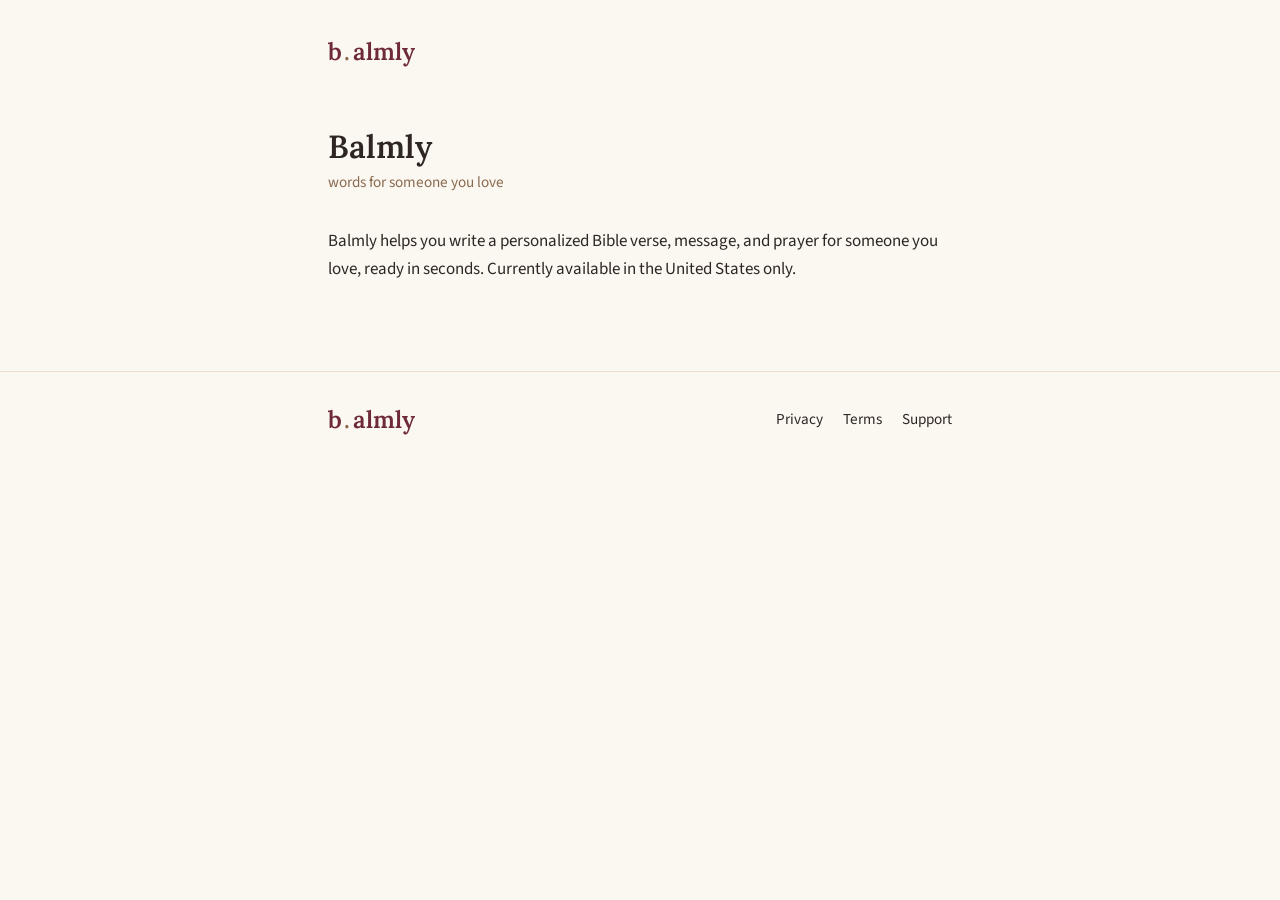
<file: index.html>
<!DOCTYPE html>
<html lang="en">
<head>
<meta charset="UTF-8">
<meta name="viewport" content="width=device-width, initial-scale=1.0">
<title>Balmly — words for someone you love</title>
<meta name="description" content="Balmly helps you write a personalized Bible verse, message, and prayer for someone you love, ready in seconds.">
<link rel="preconnect" href="https://fonts.googleapis.com">
<link rel="preconnect" href="https://fonts.gstatic.com" crossorigin>
<link href="https://fonts.googleapis.com/css2?family=Lora:wght@500;600&family=Source+Sans+3:wght@400;600;700&display=swap" rel="stylesheet">
<link rel="icon" type="image/svg+xml" href="/assets/favicon.svg">
<link rel="stylesheet" href="/css/styles.css">
</head>
<body>

<header class="site-header">
  <div class="container">
    <a href="/" class="logo">b<span class="dot">.</span>almly</a>
  </div>
</header>

<main class="legal-page">
  <div class="container">
    <h1>Balmly</h1>
    <p class="updated">words for someone you love</p>

    <p>Balmly helps you write a personalized Bible verse, message, and
    prayer for someone you love, ready in seconds. Currently available in
    the United States only.</p>
  </div>
</main>

<footer class="site-footer">
  <div class="container">
    <a href="/" class="logo">b<span class="dot">.</span>almly</a>
    <div class="footer-links">
      <a href="/privacy/">Privacy</a>
      <a href="/terms/">Terms</a>
      <a href="/support/">Support</a>
    </div>
  </div>
</footer>

</body>
</html>
</file>
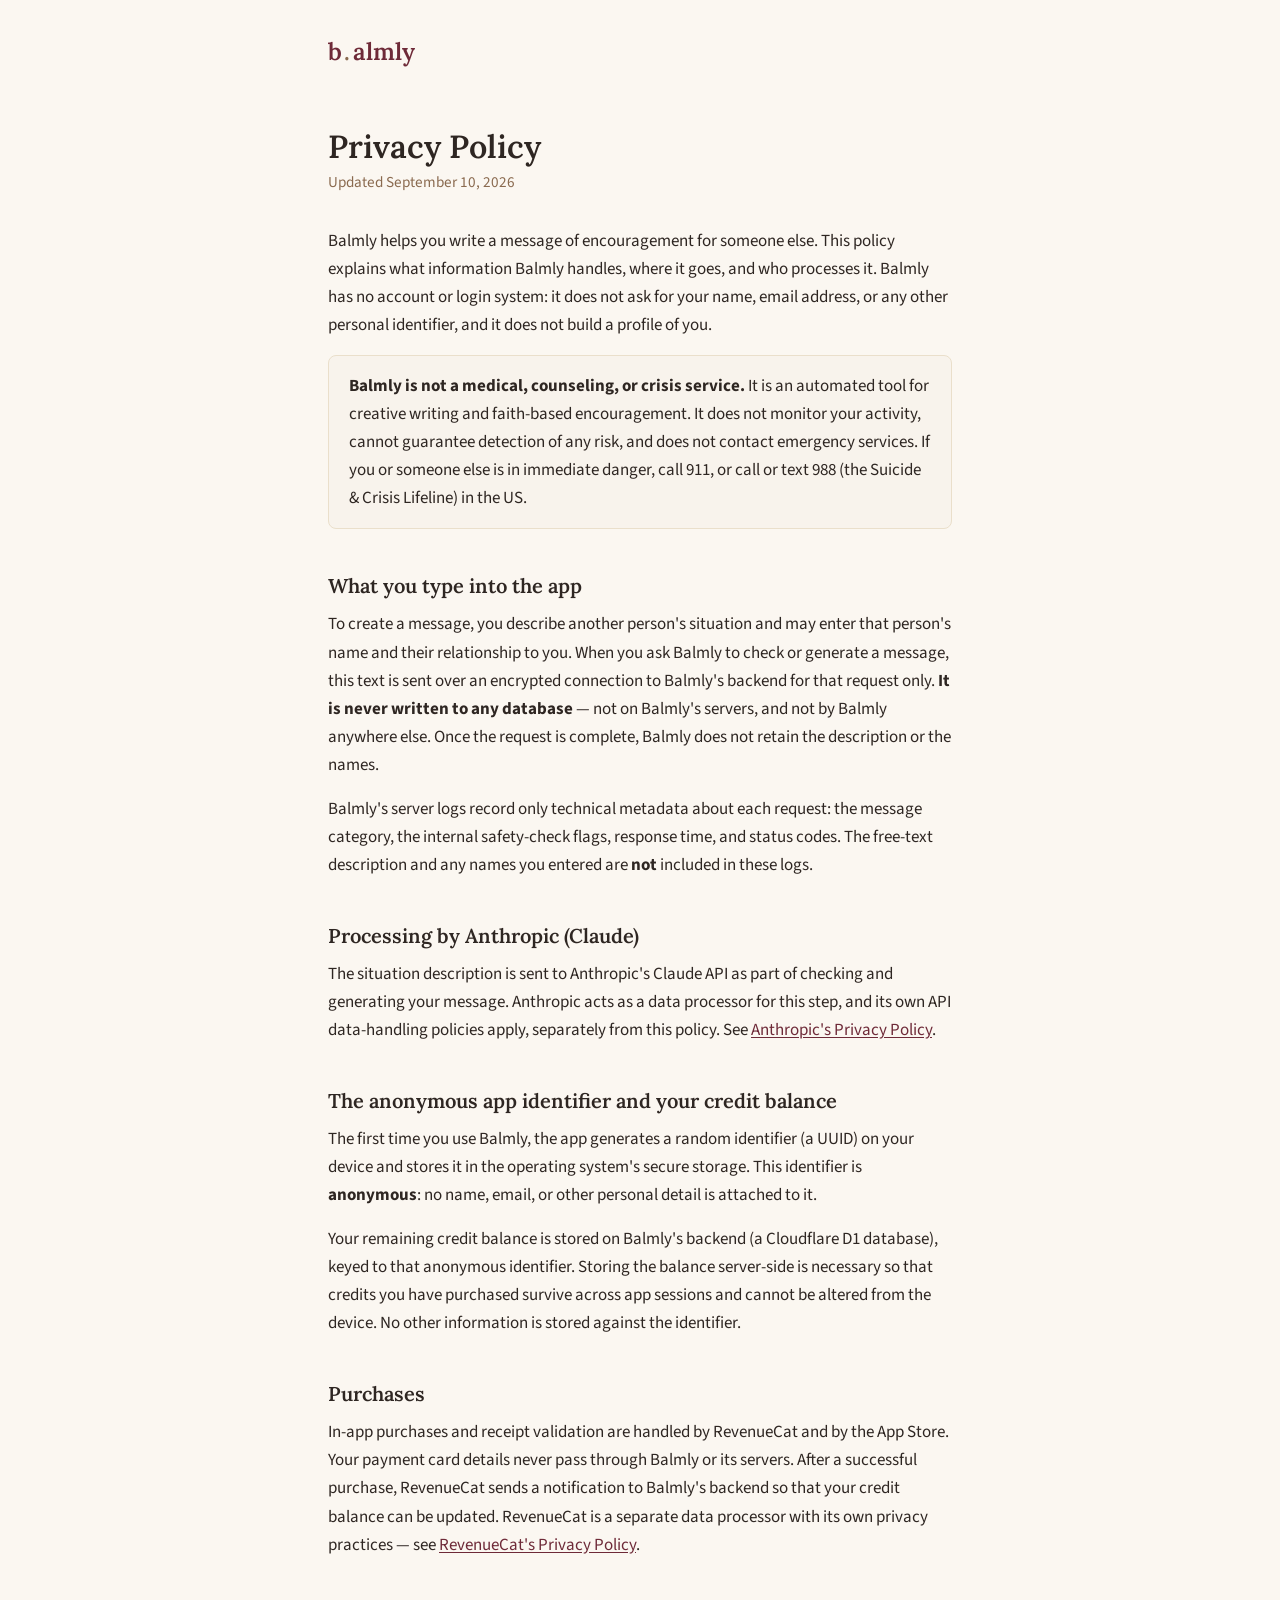
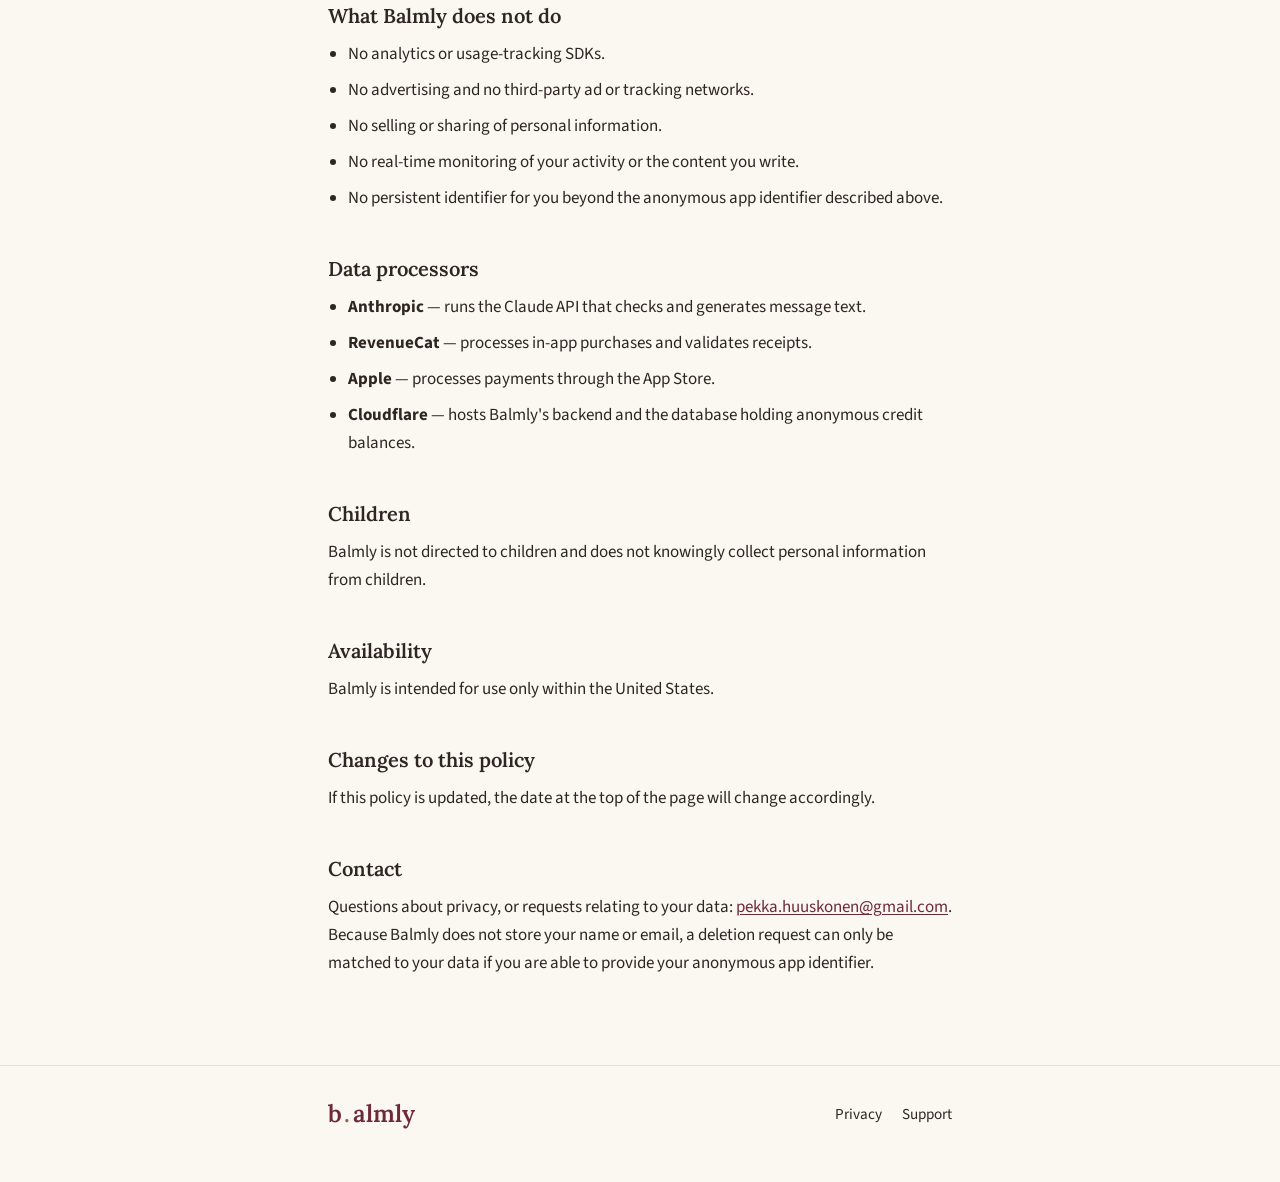
<file: privacy/index.html>
<!DOCTYPE html>
<html lang="en">
<head>
<meta charset="UTF-8">
<meta name="viewport" content="width=device-width, initial-scale=1.0">
<title>Balmly — Privacy Policy</title>
<meta name="description" content="Balmly's privacy policy: what data is and isn't collected, where it goes, and who processes it.">
<link rel="preconnect" href="https://fonts.googleapis.com">
<link rel="preconnect" href="https://fonts.gstatic.com" crossorigin>
<link href="https://fonts.googleapis.com/css2?family=Lora:wght@500;600&family=Source+Sans+3:wght@400;600;700&display=swap" rel="stylesheet">
<link rel="icon" type="image/svg+xml" href="/assets/favicon.svg">
<link rel="stylesheet" href="/css/styles.css">
</head>
<body>

<header class="site-header">
  <div class="container">
    <a href="/privacy/" class="logo">b<span class="dot">.</span>almly</a>
  </div>
</header>

<main class="legal-page">
  <div class="container">
    <h1>Privacy Policy</h1>
    <p class="updated">Updated September 10, 2026</p>

    <p>Balmly helps you write a message of encouragement for someone else. This
    policy explains what information Balmly handles, where it goes, and who
    processes it. Balmly has no account or login system: it does not ask for
    your name, email address, or any other personal identifier, and it does not
    build a profile of you.</p>

    <div class="note">
      <p><strong>Balmly is not a medical, counseling, or crisis service.</strong>
      It is an automated tool for creative writing and faith-based encouragement.
      It does not monitor your activity, cannot guarantee detection of any risk,
      and does not contact emergency services. If you or someone else is in
      immediate danger, call 911, or call or text 988 (the Suicide &amp; Crisis
      Lifeline) in the US.</p>
    </div>

    <h2>What you type into the app</h2>
    <p>To create a message, you describe another person's situation and may enter
    that person's name and their relationship to you. When you ask Balmly to
    check or generate a message, this text is sent over an encrypted connection
    to Balmly's backend for that request only. <strong>It is never written to any
    database</strong> — not on Balmly's servers, and not by Balmly anywhere else.
    Once the request is complete, Balmly does not retain the description or the
    names.</p>
    <p>Balmly's server logs record only technical metadata about each request:
    the message category, the internal safety-check flags, response time, and
    status codes. The free-text description and any names you entered are
    <strong>not</strong> included in these logs.</p>

    <h2>Processing by Anthropic (Claude)</h2>
    <p>The situation description is sent to Anthropic's Claude API as part of
    checking and generating your message. Anthropic acts as a data processor for
    this step, and its own API data-handling policies apply, separately from
    this policy. See
    <a href="https://www.anthropic.com/legal/privacy" target="_blank" rel="noopener">Anthropic's Privacy Policy</a>.</p>

    <h2>The anonymous app identifier and your credit balance</h2>
    <p>The first time you use Balmly, the app generates a random identifier (a
    UUID) on your device and stores it in the operating system's secure
    storage. This identifier is <strong>anonymous</strong>: no name, email, or
    other personal detail is attached to it.</p>
    <p>Your remaining credit balance is stored on Balmly's backend (a Cloudflare
    D1 database), keyed to that anonymous identifier. Storing the balance
    server-side is necessary so that credits you have purchased survive across
    app sessions and cannot be altered from the device. No other information is
    stored against the identifier.</p>

    <h2>Purchases</h2>
    <p>In-app purchases and receipt validation are handled by RevenueCat and by
    the App Store. Your payment card details never pass through Balmly or its
    servers. After a successful purchase, RevenueCat sends a notification to
    Balmly's backend so that your credit balance can be updated. RevenueCat is a
    separate data processor with its own privacy practices — see
    <a href="https://www.revenuecat.com/privacy/" target="_blank" rel="noopener">RevenueCat's Privacy Policy</a>.</p>

    <h2>What Balmly does not do</h2>
    <ul>
      <li>No analytics or usage-tracking SDKs.</li>
      <li>No advertising and no third-party ad or tracking networks.</li>
      <li>No selling or sharing of personal information.</li>
      <li>No real-time monitoring of your activity or the content you write.</li>
      <li>No persistent identifier for you beyond the anonymous app identifier
      described above.</li>
    </ul>

    <h2>Data processors</h2>
    <ul>
      <li><strong>Anthropic</strong> — runs the Claude API that checks and
      generates message text.</li>
      <li><strong>RevenueCat</strong> — processes in-app purchases and validates
      receipts.</li>
      <li><strong>Apple</strong> — processes payments through the App Store.</li>
      <li><strong>Cloudflare</strong> — hosts Balmly's backend and the database
      holding anonymous credit balances.</li>
    </ul>

    <h2>Children</h2>
    <p>Balmly is not directed to children and does not knowingly collect
    personal information from children.</p>

    <h2>Availability</h2>
    <p>Balmly is intended for use only within the United States.</p>

    <h2>Changes to this policy</h2>
    <p>If this policy is updated, the date at the top of the page will change
    accordingly.</p>

    <h2>Contact</h2>
    <p>Questions about privacy, or requests relating to your data:
    <a href="mailto:pekka.huuskonen@gmail.com">pekka.huuskonen@gmail.com</a>.
    Because Balmly does not store your name or email, a deletion request can
    only be matched to your data if you are able to provide your anonymous app
    identifier.</p>
  </div>
</main>

<footer class="site-footer">
  <div class="container">
    <a href="/privacy/" class="logo">b<span class="dot">.</span>almly</a>
    <div class="footer-links">
      <a href="/privacy/">Privacy</a>
      <a href="mailto:pekka.huuskonen@gmail.com">Support</a>
    </div>
  </div>
</footer>

</body>
</html>
</file>
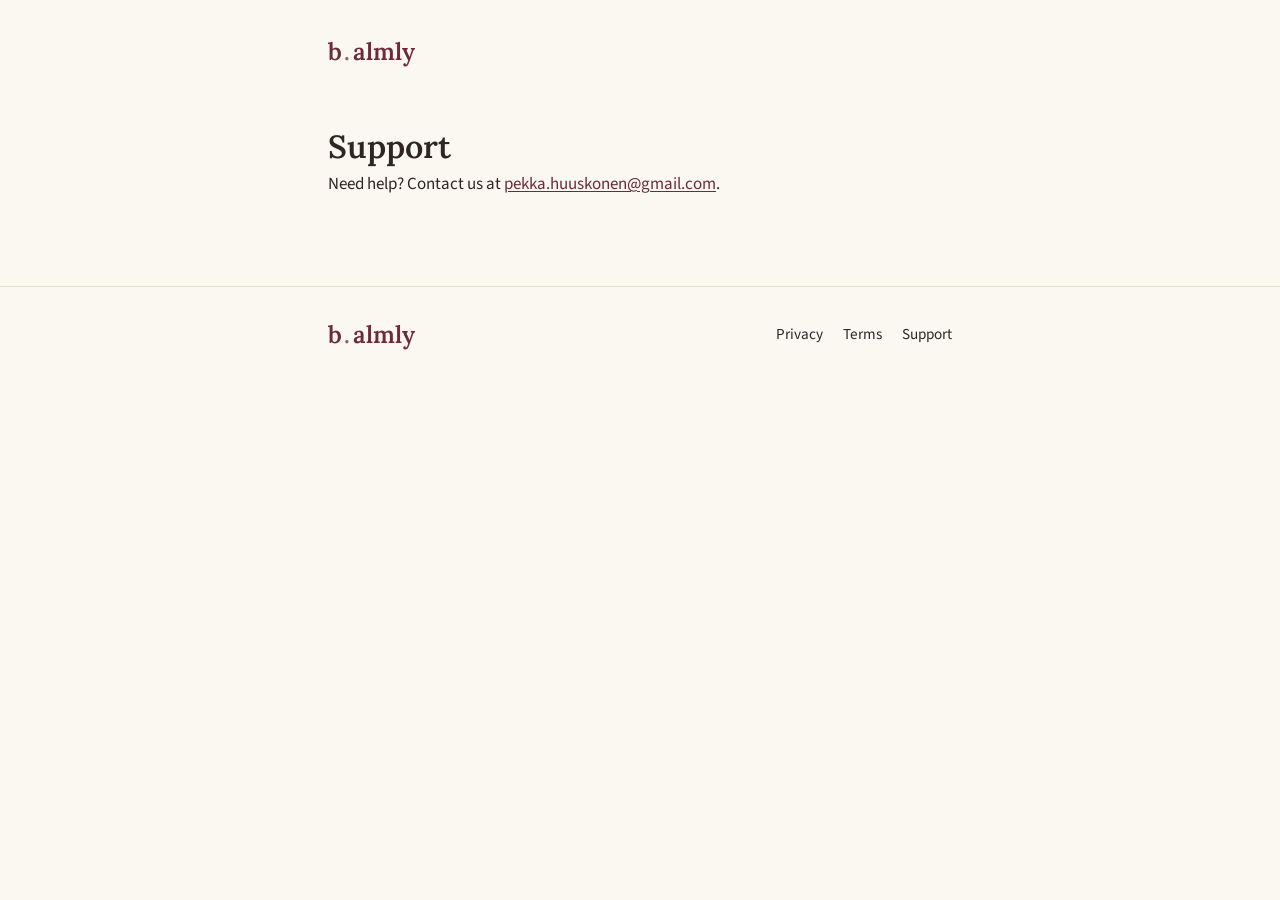
<file: support/index.html>
<!DOCTYPE html>
<html lang="en">
<head>
<meta charset="UTF-8">
<meta name="viewport" content="width=device-width, initial-scale=1.0">
<title>Balmly — Support</title>
<meta name="description" content="Contact Balmly support.">
<link rel="preconnect" href="https://fonts.googleapis.com">
<link rel="preconnect" href="https://fonts.gstatic.com" crossorigin>
<link href="https://fonts.googleapis.com/css2?family=Lora:wght@500;600&family=Source+Sans+3:wght@400;600;700&display=swap" rel="stylesheet">
<link rel="icon" type="image/svg+xml" href="/assets/favicon.svg">
<link rel="stylesheet" href="/css/styles.css">
</head>
<body>

<header class="site-header">
  <div class="container">
    <a href="/" class="logo">b<span class="dot">.</span>almly</a>
  </div>
</header>

<main class="legal-page">
  <div class="container">
    <h1>Support</h1>

    <p>Need help? Contact us at
    <a href="mailto:pekka.huuskonen@gmail.com">pekka.huuskonen@gmail.com</a>.</p>
  </div>
</main>

<footer class="site-footer">
  <div class="container">
    <a href="/" class="logo">b<span class="dot">.</span>almly</a>
    <div class="footer-links">
      <a href="/privacy/">Privacy</a>
      <a href="/terms/">Terms</a>
      <a href="/support/">Support</a>
    </div>
  </div>
</footer>

</body>
</html>
</file>
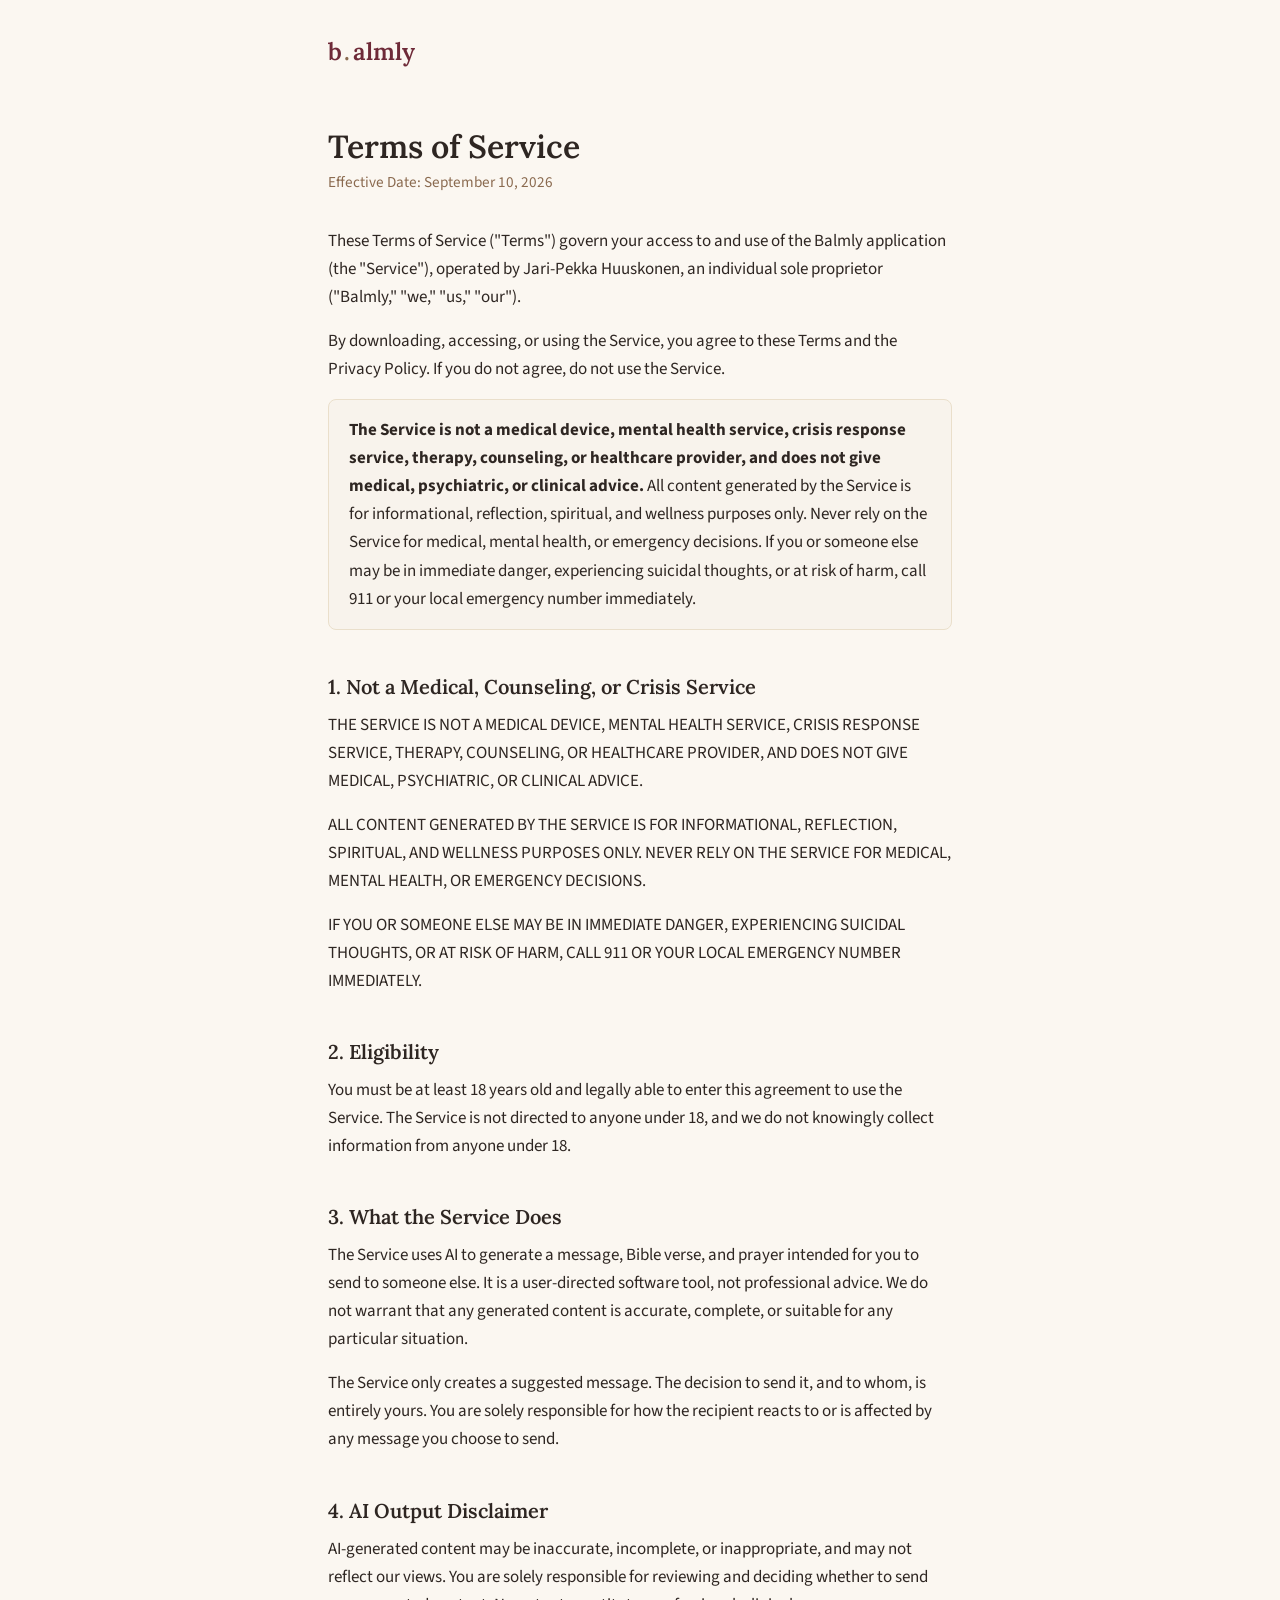
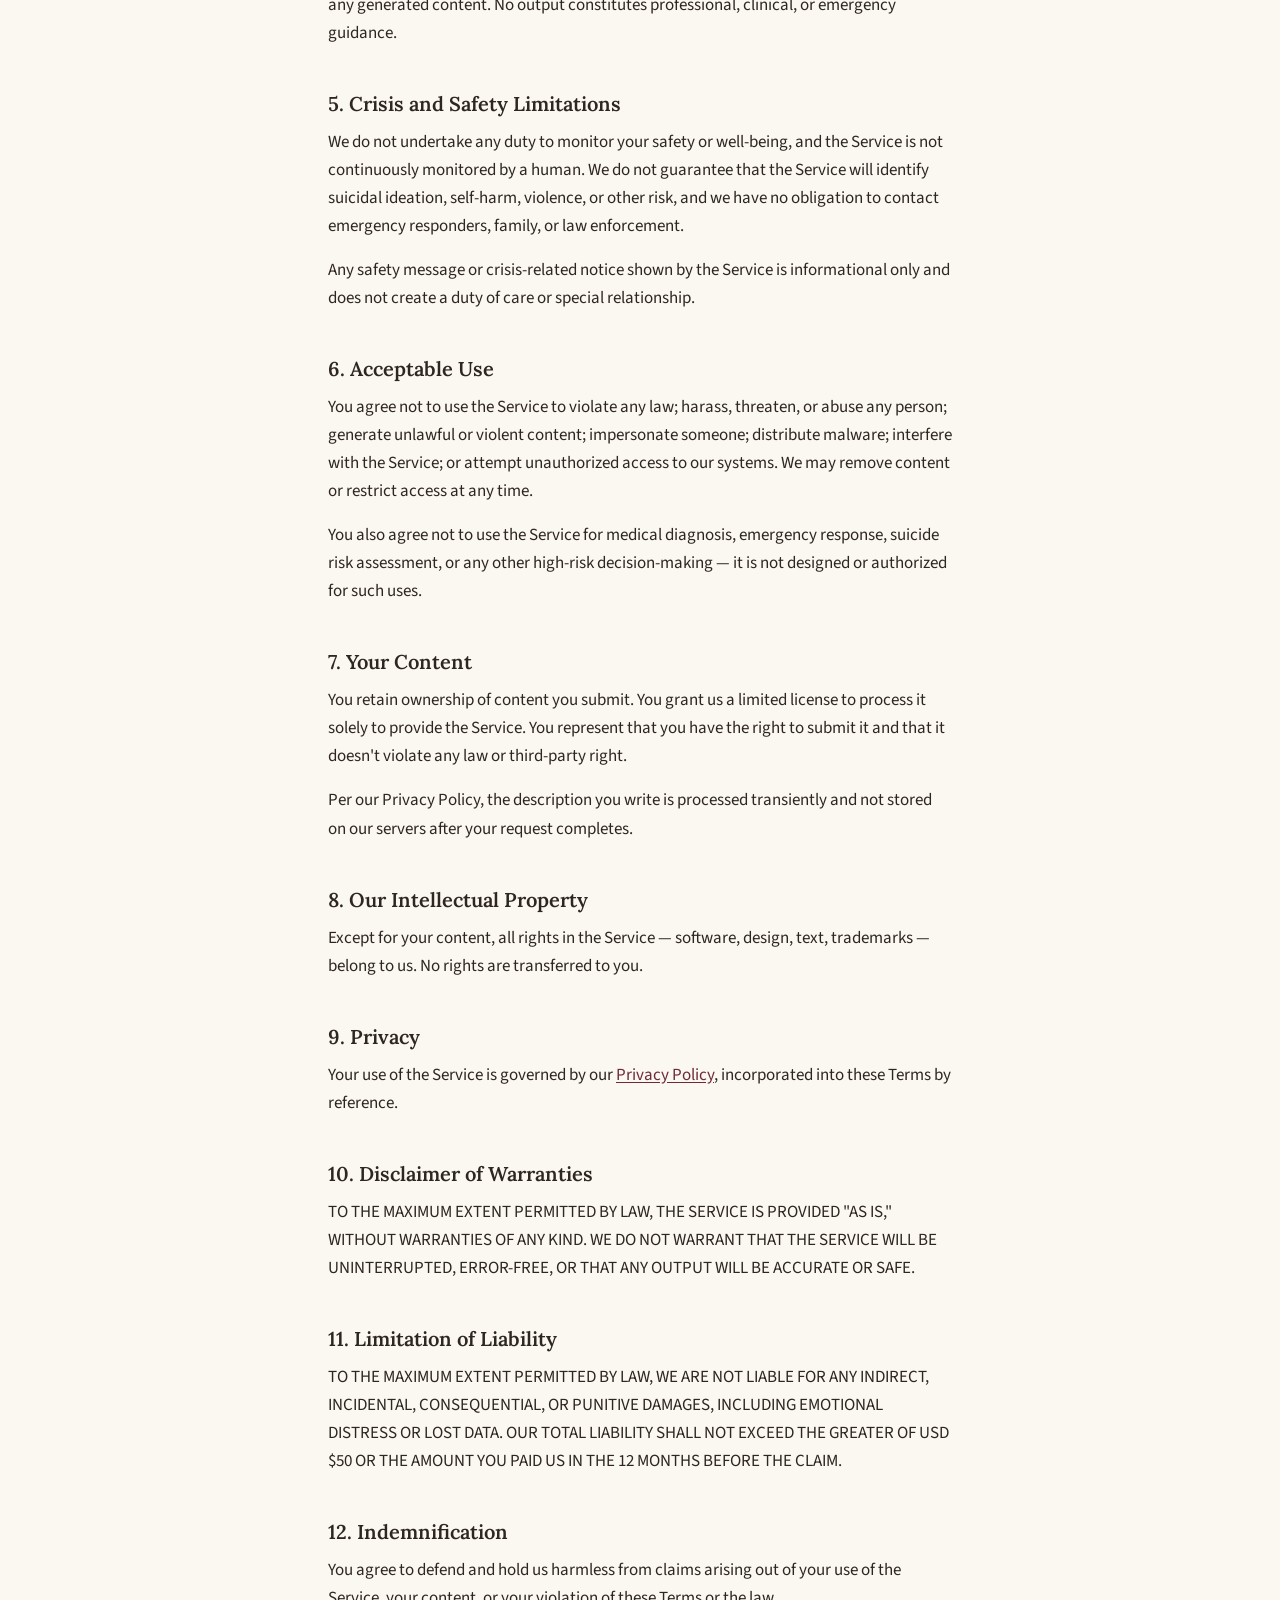
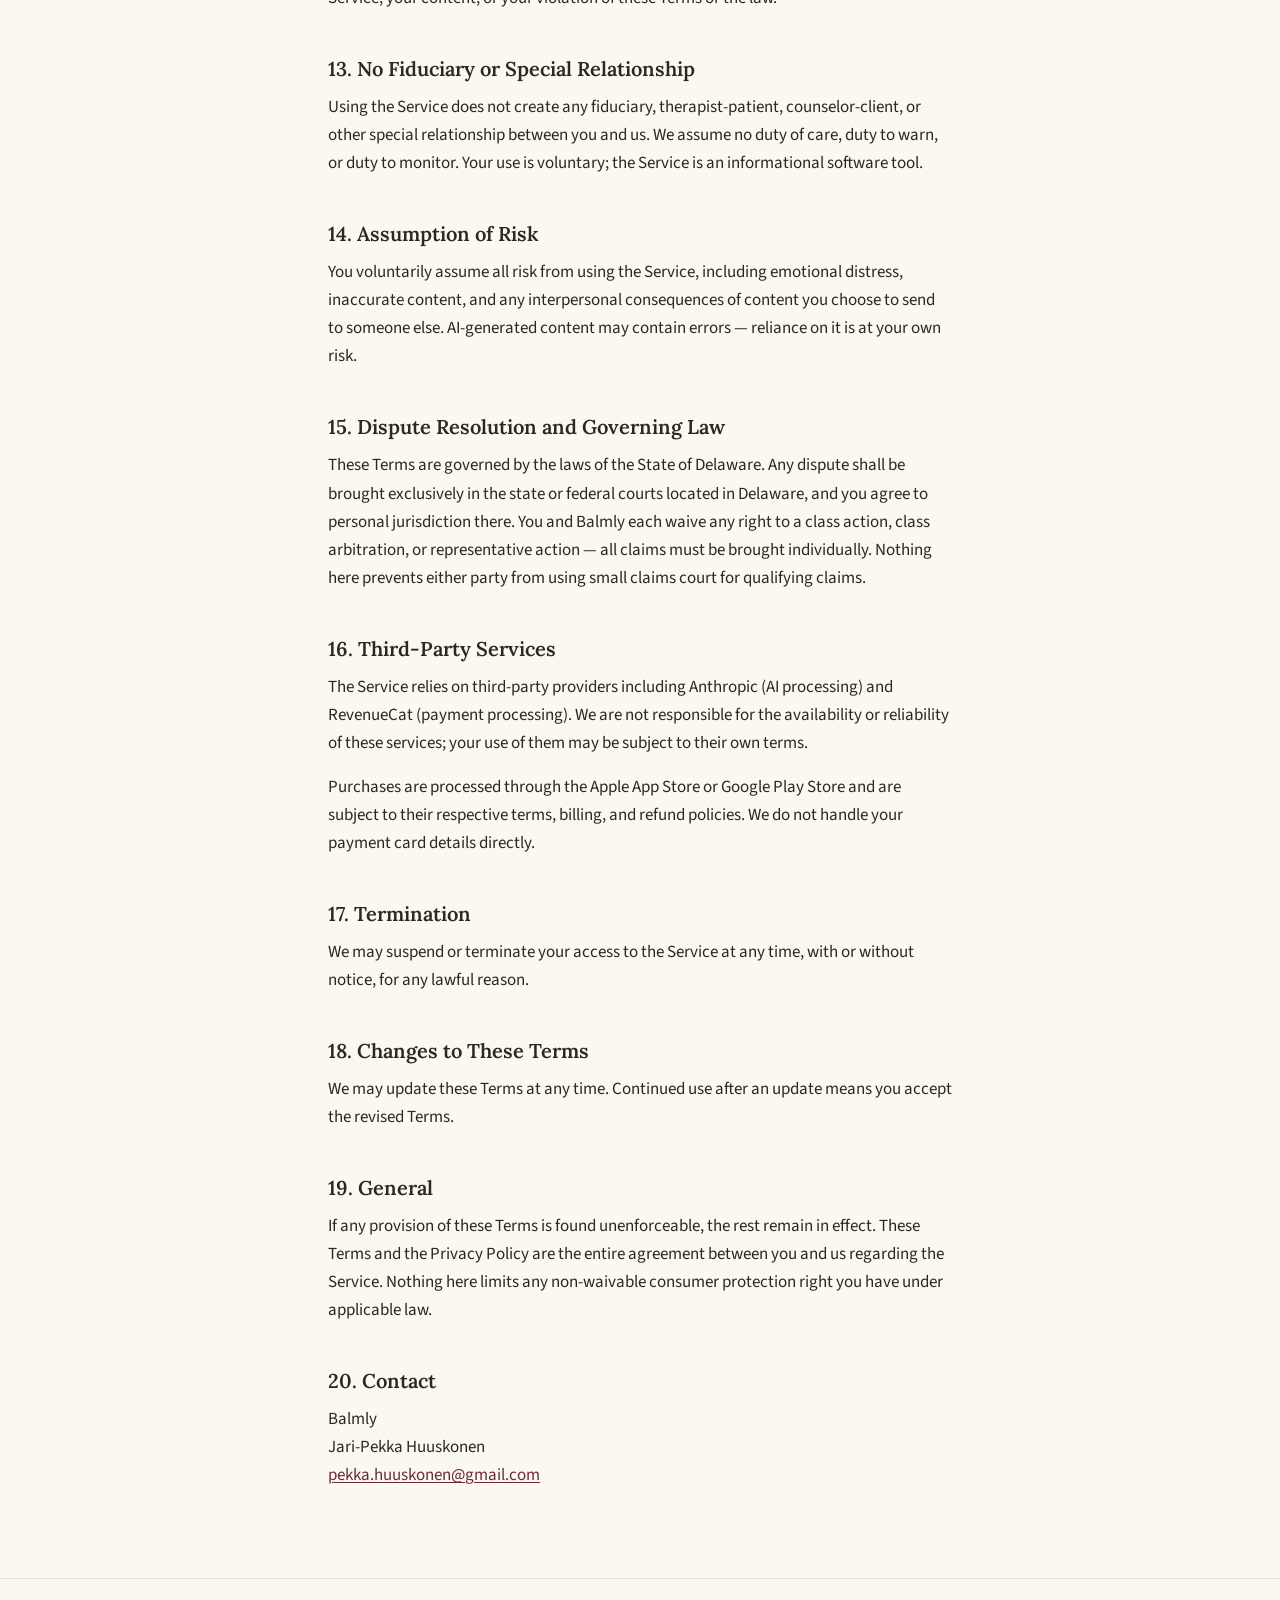
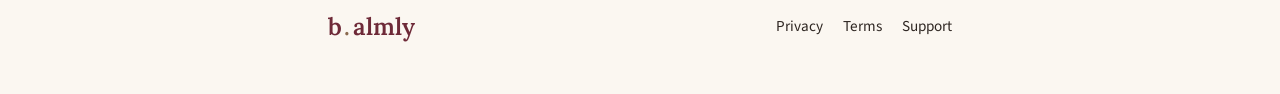
<file: terms/index.html>
<!DOCTYPE html>
<html lang="en">
<head>
<meta charset="UTF-8">
<meta name="viewport" content="width=device-width, initial-scale=1.0">
<title>Balmly — Terms of Service</title>
<meta name="description" content="Balmly's terms of service: the agreement governing your access to and use of the Balmly application.">
<link rel="preconnect" href="https://fonts.googleapis.com">
<link rel="preconnect" href="https://fonts.gstatic.com" crossorigin>
<link href="https://fonts.googleapis.com/css2?family=Lora:wght@500;600&family=Source+Sans+3:wght@400;600;700&display=swap" rel="stylesheet">
<link rel="icon" type="image/svg+xml" href="/assets/favicon.svg">
<link rel="stylesheet" href="/css/styles.css">
</head>
<body>

<header class="site-header">
  <div class="container">
    <a href="/privacy/" class="logo">b<span class="dot">.</span>almly</a>
  </div>
</header>

<main class="legal-page">
  <div class="container">
    <h1>Terms of Service</h1>
    <p class="updated">Effective Date: September 10, 2026</p>

    <p>These Terms of Service ("Terms") govern your access to and use of the
    Balmly application (the "Service"), operated by Jari-Pekka Huuskonen, an
    individual sole proprietor ("Balmly," "we," "us," "our").</p>

    <p>By downloading, accessing, or using the Service, you agree to these
    Terms and the Privacy Policy. If you do not agree, do not use the
    Service.</p>

    <div class="note">
      <p><strong>The Service is not a medical device, mental health service,
      crisis response service, therapy, counseling, or healthcare provider,
      and does not give medical, psychiatric, or clinical advice.</strong> All
      content generated by the Service is for informational, reflection,
      spiritual, and wellness purposes only. Never rely on the Service for
      medical, mental health, or emergency decisions. If you or someone else
      may be in immediate danger, experiencing suicidal thoughts, or at risk
      of harm, call 911 or your local emergency number immediately.</p>
    </div>

    <h2>1. Not a Medical, Counseling, or Crisis Service</h2>
    <p>THE SERVICE IS NOT A MEDICAL DEVICE, MENTAL HEALTH SERVICE, CRISIS
    RESPONSE SERVICE, THERAPY, COUNSELING, OR HEALTHCARE PROVIDER, AND DOES
    NOT GIVE MEDICAL, PSYCHIATRIC, OR CLINICAL ADVICE.</p>
    <p>ALL CONTENT GENERATED BY THE SERVICE IS FOR INFORMATIONAL, REFLECTION,
    SPIRITUAL, AND WELLNESS PURPOSES ONLY. NEVER RELY ON THE SERVICE FOR
    MEDICAL, MENTAL HEALTH, OR EMERGENCY DECISIONS.</p>
    <p>IF YOU OR SOMEONE ELSE MAY BE IN IMMEDIATE DANGER, EXPERIENCING
    SUICIDAL THOUGHTS, OR AT RISK OF HARM, CALL 911 OR YOUR LOCAL EMERGENCY
    NUMBER IMMEDIATELY.</p>

    <h2>2. Eligibility</h2>
    <p>You must be at least 18 years old and legally able to enter this
    agreement to use the Service. The Service is not directed to anyone under
    18, and we do not knowingly collect information from anyone under 18.</p>

    <h2>3. What the Service Does</h2>
    <p>The Service uses AI to generate a message, Bible verse, and prayer
    intended for you to send to someone else. It is a user-directed software
    tool, not professional advice. We do not warrant that any generated
    content is accurate, complete, or suitable for any particular
    situation.</p>
    <p>The Service only creates a suggested message. The decision to send it,
    and to whom, is entirely yours. You are solely responsible for how the
    recipient reacts to or is affected by any message you choose to send.</p>

    <h2>4. AI Output Disclaimer</h2>
    <p>AI-generated content may be inaccurate, incomplete, or inappropriate,
    and may not reflect our views. You are solely responsible for reviewing
    and deciding whether to send any generated content. No output constitutes
    professional, clinical, or emergency guidance.</p>

    <h2>5. Crisis and Safety Limitations</h2>
    <p>We do not undertake any duty to monitor your safety or well-being, and
    the Service is not continuously monitored by a human. We do not guarantee
    that the Service will identify suicidal ideation, self-harm, violence, or
    other risk, and we have no obligation to contact emergency responders,
    family, or law enforcement.</p>
    <p>Any safety message or crisis-related notice shown by the Service is
    informational only and does not create a duty of care or special
    relationship.</p>

    <h2>6. Acceptable Use</h2>
    <p>You agree not to use the Service to violate any law; harass, threaten,
    or abuse any person; generate unlawful or violent content; impersonate
    someone; distribute malware; interfere with the Service; or attempt
    unauthorized access to our systems. We may remove content or restrict
    access at any time.</p>
    <p>You also agree not to use the Service for medical diagnosis, emergency
    response, suicide risk assessment, or any other high-risk
    decision-making — it is not designed or authorized for such uses.</p>

    <h2>7. Your Content</h2>
    <p>You retain ownership of content you submit. You grant us a limited
    license to process it solely to provide the Service. You represent that
    you have the right to submit it and that it doesn't violate any law or
    third-party right.</p>
    <p>Per our Privacy Policy, the description you write is processed
    transiently and not stored on our servers after your request
    completes.</p>

    <h2>8. Our Intellectual Property</h2>
    <p>Except for your content, all rights in the Service — software, design,
    text, trademarks — belong to us. No rights are transferred to you.</p>

    <h2>9. Privacy</h2>
    <p>Your use of the Service is governed by our
    <a href="/privacy/">Privacy Policy</a>, incorporated into these Terms by
    reference.</p>

    <h2>10. Disclaimer of Warranties</h2>
    <p>TO THE MAXIMUM EXTENT PERMITTED BY LAW, THE SERVICE IS PROVIDED "AS
    IS," WITHOUT WARRANTIES OF ANY KIND. WE DO NOT WARRANT THAT THE SERVICE
    WILL BE UNINTERRUPTED, ERROR-FREE, OR THAT ANY OUTPUT WILL BE ACCURATE OR
    SAFE.</p>

    <h2>11. Limitation of Liability</h2>
    <p>TO THE MAXIMUM EXTENT PERMITTED BY LAW, WE ARE NOT LIABLE FOR ANY
    INDIRECT, INCIDENTAL, CONSEQUENTIAL, OR PUNITIVE DAMAGES, INCLUDING
    EMOTIONAL DISTRESS OR LOST DATA. OUR TOTAL LIABILITY SHALL NOT EXCEED THE
    GREATER OF USD $50 OR THE AMOUNT YOU PAID US IN THE 12 MONTHS BEFORE THE
    CLAIM.</p>

    <h2>12. Indemnification</h2>
    <p>You agree to defend and hold us harmless from claims arising out of
    your use of the Service, your content, or your violation of these Terms
    or the law.</p>

    <h2>13. No Fiduciary or Special Relationship</h2>
    <p>Using the Service does not create any fiduciary, therapist-patient,
    counselor-client, or other special relationship between you and us. We
    assume no duty of care, duty to warn, or duty to monitor. Your use is
    voluntary; the Service is an informational software tool.</p>

    <h2>14. Assumption of Risk</h2>
    <p>You voluntarily assume all risk from using the Service, including
    emotional distress, inaccurate content, and any interpersonal
    consequences of content you choose to send to someone else. AI-generated
    content may contain errors — reliance on it is at your own risk.</p>

    <h2>15. Dispute Resolution and Governing Law</h2>
    <p>These Terms are governed by the laws of the State of Delaware. Any
    dispute shall be brought exclusively in the state or federal courts
    located in Delaware, and you agree to personal jurisdiction there. You
    and Balmly each waive any right to a class action, class arbitration, or
    representative action — all claims must be brought individually. Nothing
    here prevents either party from using small claims court for qualifying
    claims.</p>

    <h2>16. Third-Party Services</h2>
    <p>The Service relies on third-party providers including Anthropic (AI
    processing) and RevenueCat (payment processing). We are not responsible
    for the availability or reliability of these services; your use of them
    may be subject to their own terms.</p>
    <p>Purchases are processed through the Apple App Store or Google Play
    Store and are subject to their respective terms, billing, and refund
    policies. We do not handle your payment card details directly.</p>

    <h2>17. Termination</h2>
    <p>We may suspend or terminate your access to the Service at any time,
    with or without notice, for any lawful reason.</p>

    <h2>18. Changes to These Terms</h2>
    <p>We may update these Terms at any time. Continued use after an update
    means you accept the revised Terms.</p>

    <h2>19. General</h2>
    <p>If any provision of these Terms is found unenforceable, the rest
    remain in effect. These Terms and the Privacy Policy are the entire
    agreement between you and us regarding the Service. Nothing here limits
    any non-waivable consumer protection right you have under applicable
    law.</p>

    <h2>20. Contact</h2>
    <p>Balmly<br>
    Jari-Pekka Huuskonen<br>
    <a href="mailto:pekka.huuskonen@gmail.com">pekka.huuskonen@gmail.com</a></p>
  </div>
</main>

<footer class="site-footer">
  <div class="container">
    <a href="/privacy/" class="logo">b<span class="dot">.</span>almly</a>
    <div class="footer-links">
      <a href="/privacy/">Privacy</a>
      <a href="/terms/">Terms</a>
      <a href="mailto:pekka.huuskonen@gmail.com">Support</a>
    </div>
  </div>
</footer>

</body>
</html>
</file>
<file: css/styles.css>
/* Balmly website — all styles. No build step, no dependencies.
   Brand tokens below are established in the mobile app; do not invent new ones. */

:root {
  /* Colour */
  --wine: #6E2A38;        /* primary accent: buttons, links */
  --wine-dark: #5A1F2C;   /* hover / pressed */
  --ink: #2E2622;         /* body text */
  --cream: #FBF7F1;       /* page background */
  --cream-deep: #F8F3EC;  /* slightly deeper background blocks */
  --brown: #8A6A4F;       /* secondary accent */
  --sand: #EADFCB;        /* borders, hairlines */
  --icon-cream: #F4EDE3;  /* icon background */

  /* Type */
  --serif: "Lora", Georgia, "Times New Roman", serif;
  --sans: "Source Sans 3", -apple-system, BlinkMacSystemFont, "Segoe UI", Roboto, sans-serif;

  /* Measure / rhythm */
  --measure: 42rem;
  --pad: 24px;
}

*, *::before, *::after { box-sizing: border-box; }

html { -webkit-text-size-adjust: 100%; }

body {
  margin: 0;
  font-family: var(--sans);
  font-size: 1.0625rem;
  line-height: 1.65;
  color: var(--ink);
  background: var(--cream);
  -webkit-font-smoothing: antialiased;
}

.container {
  width: 100%;
  max-width: var(--measure);
  margin: 0 auto;
  padding: 0 var(--pad);
}

/* ---- Header ---- */

.site-header {
  padding: 32px 0 24px;
}

.site-header .container {
  display: flex;
  align-items: center;
  justify-content: space-between;
}

.logo {
  display: inline-flex;
  align-items: baseline;
  gap: 2px;
  text-decoration: none;
  font-family: var(--serif);
  font-size: 1.5rem;
  font-weight: 600;
  color: var(--wine);
  letter-spacing: 0.01em;
}

.logo .dot { color: var(--brown); }

/* ---- Legal page ---- */

.legal-page {
  padding: 8px 0 72px;
}

.legal-page h1 {
  font-family: var(--serif);
  font-weight: 600;
  font-size: 2rem;
  line-height: 1.2;
  color: var(--ink);
  margin: 24px 0 4px;
}

.legal-page h2 {
  font-family: var(--serif);
  font-weight: 600;
  font-size: 1.25rem;
  color: var(--ink);
  margin: 40px 0 8px;
}

.legal-page .updated {
  color: var(--brown);
  font-size: 0.95rem;
  margin: 0 0 32px;
}

.legal-page p { margin: 0 0 16px; }

.legal-page ul {
  margin: 0 0 16px;
  padding-left: 1.25rem;
}

.legal-page li { margin: 0 0 8px; }

.legal-page a {
  color: var(--wine);
  text-decoration: underline;
  text-underline-offset: 2px;
}

.legal-page a:hover { color: var(--wine-dark); }

.legal-page strong { font-weight: 700; }

/* A quiet inset block for the "not a medical or crisis service" note */
.note {
  background: var(--cream-deep);
  border: 1px solid var(--sand);
  border-radius: 8px;
  padding: 16px 20px;
  margin: 0 0 24px;
}

.note p:last-child { margin-bottom: 0; }

/* ---- Footer ---- */

.site-footer {
  border-top: 1px solid var(--sand);
  padding: 28px 0 48px;
}

.site-footer .container {
  display: flex;
  align-items: center;
  justify-content: space-between;
  gap: 16px;
  flex-wrap: wrap;
}

.footer-links {
  display: flex;
  gap: 20px;
}

.footer-links a {
  color: var(--ink);
  text-decoration: none;
  font-size: 0.95rem;
}

.footer-links a:hover { color: var(--wine); }

.footer-fine {
  color: var(--brown);
  font-size: 0.9rem;
  margin: 0;
}

@media (max-width: 480px) {
  .legal-page h1 { font-size: 1.6rem; }
}
</file>
